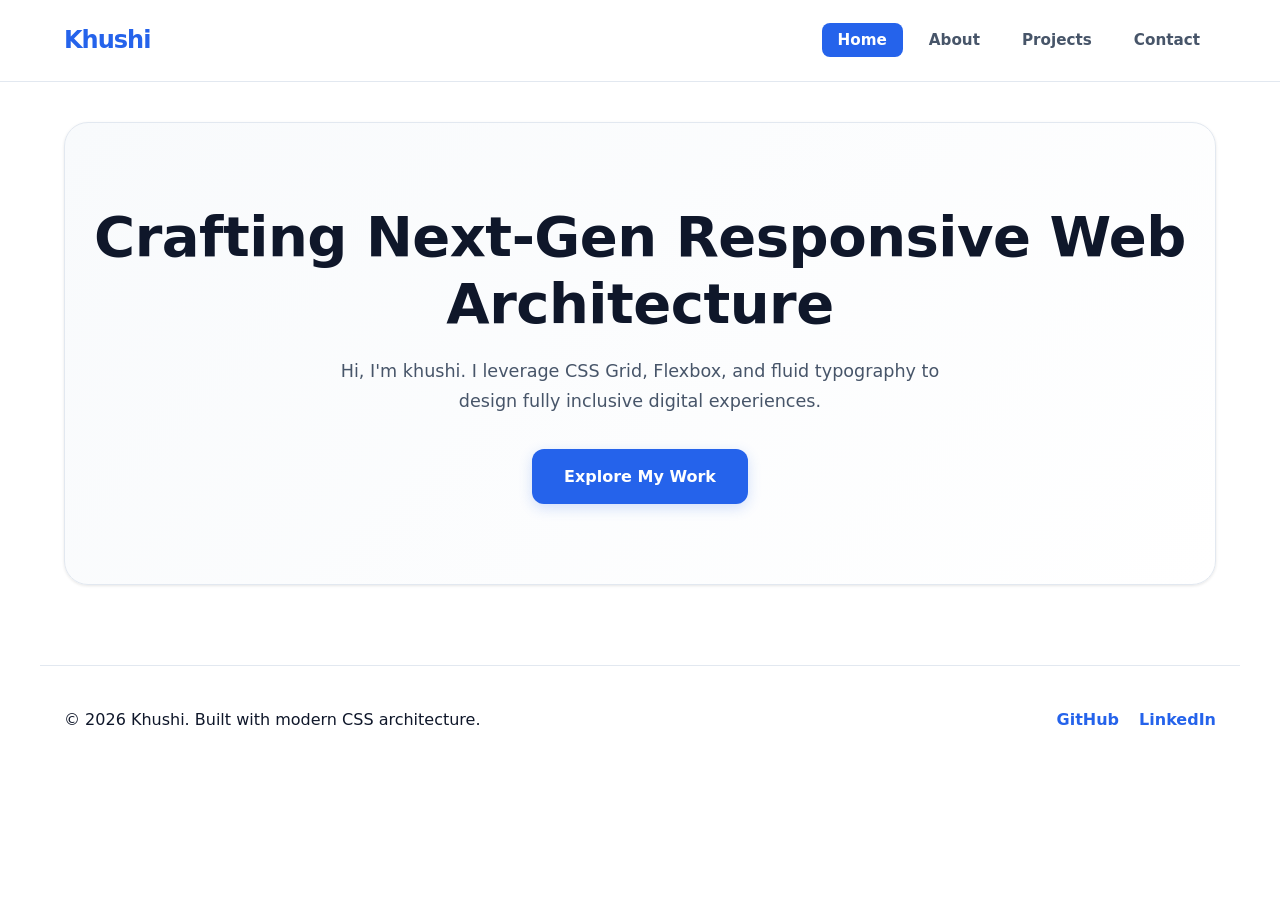
<file: index.html>
<!DOCTYPE html>
<html lang="en">
<head>
    <meta charset="UTF-8">
    <meta name="viewport" content="width=device-width, initial-scale=1.0">
    <title>Khushi | Advanced Portfolio</title>
    <meta name="description" content="Frontend Developer specializing in responsive systems, advanced layouts, and accessible web architecture.">
    <meta name="robots" content="index, follow">
    <link rel="stylesheet" href="css/style.css">
</head>
<body>

    <a href="#main-content" class="skip-link">Skip to main content</a>

    <header>
        <div class="logo">Khushi</div>
        <nav aria-label="Main Navigation">
            <ul>
                <li><a href="index.html" aria-current="page">Home</a></li>
                <li><a href="about.html">About</a></li>
                <li><a href="projects.html">Projects</a></li>
                <li><a href="contact.html">Contact</a></li>
            </ul>
        </nav>
    </header>

    <main id="main-content">
        <section class="hero" aria-labelledby="hero-heading">
            <h1 id="hero-heading">Crafting Next-Gen Responsive Web Architecture</h1>
            <p>Hi, I'm khushi. I leverage CSS Grid, Flexbox, and fluid typography to design fully inclusive digital experiences.</p>
            <a href="projects.html" class="btn">Explore My Work</a>
        </section>
    </main>

    <footer>
        <p>&copy; 2026 Khushi. Built with modern CSS architecture.</p>
        <ul aria-label="Social Profiles">
            <li><a href="#" aria-label="GitHub Profile">GitHub</a></li>
            <li><a href="#" aria-label="LinkedIn Profile">LinkedIn</a></li>
        </ul>
    </footer>

</body>
</html>
</file>
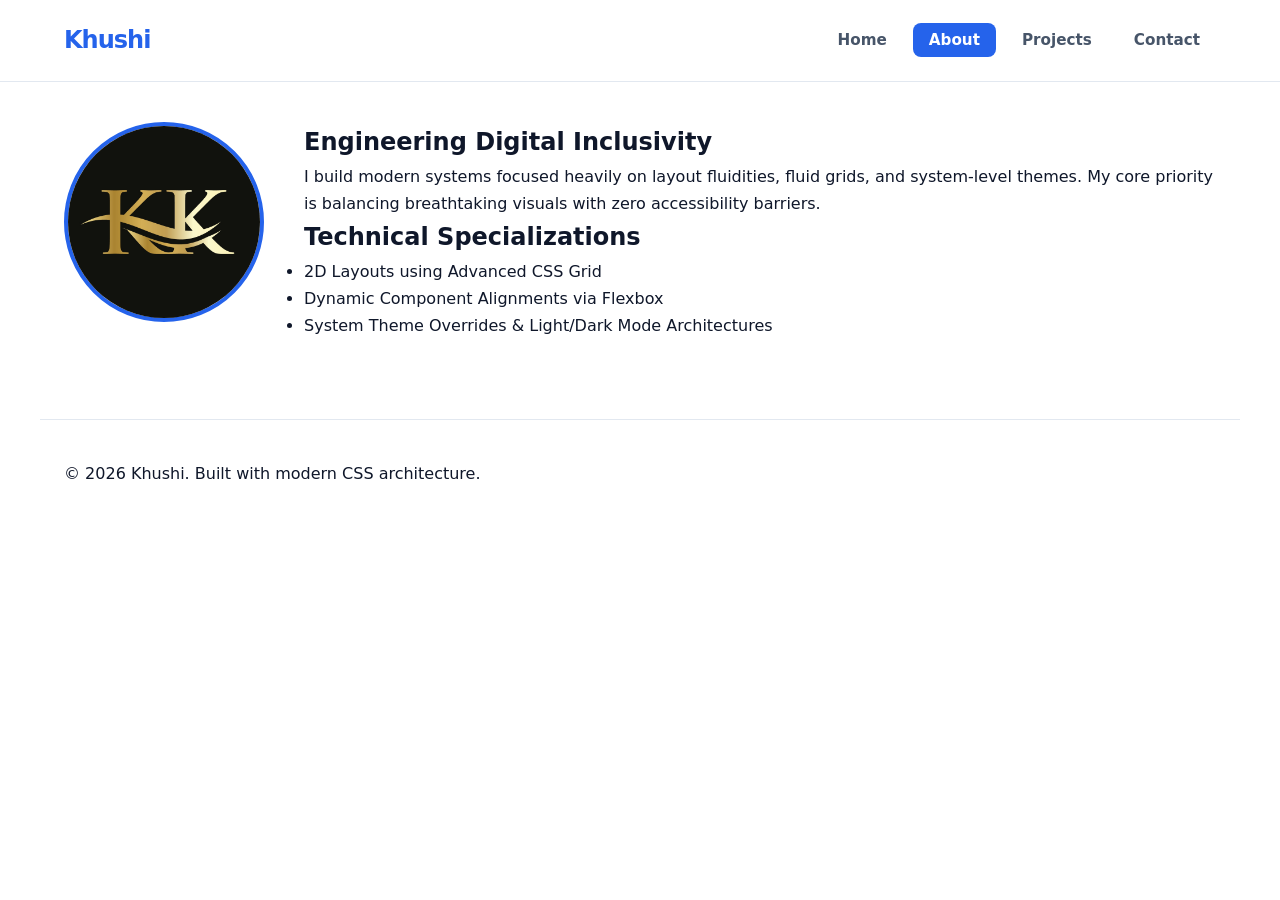
<file: about.html>
<!DOCTYPE html>
<html lang="en">
<head>
    <meta charset="UTF-8">
    <meta name="viewport" content="width=device-width, initial-scale=1.0">
    <title>About | Khushi</title>
    <meta name="description" content="Deep dive into khushi's tech stack, specializing in WCAG and performance engineering.">
    <link rel="stylesheet" href="css/style.css">
</head>
<body>

    <a href="#main-content" class="skip-link">Skip to main content</a>

    <header>
        <div class="logo">Khushi</div>
        <nav aria-label="Main Navigation">
            <ul>
                <li><a href="index.html">Home</a></li>
                <li><a href="about.html" aria-current="page">About</a></li>
                <li><a href="projects.html">Projects</a></li>
                <li><a href="contact.html">Contact</a></li>
            </ul>
        </nav>
    </header>

    <main id="main-content">
        <section class="about-container" aria-labelledby="about-heading">
            
            <div class="about-image">
                <img src="profile.jpg" alt="Professional portrait of khushi, Frontend Engineer">
            </div>

            <div class="about-text">
                <h1 id="about-heading">Engineering Digital Inclusivity</h1>
                <p>I build modern systems focused heavily on layout fluidities, fluid grids, and system-level themes. My core priority is balancing breathtaking visuals with zero accessibility barriers.</p>
                
                <h2>Technical Specializations</h2>
                <ul class="skills-list">
                    <li>2D Layouts using Advanced CSS Grid</li>
                    <li>Dynamic Component Alignments via Flexbox</li>
                    <li>System Theme Overrides & Light/Dark Mode Architectures</li>
                </ul>
            </div>

        </section>
    </main>

    <footer>
        <p>&copy; 2026 Khushi. Built with modern CSS architecture.</p>
    </footer>

</body>
</html>
</file>
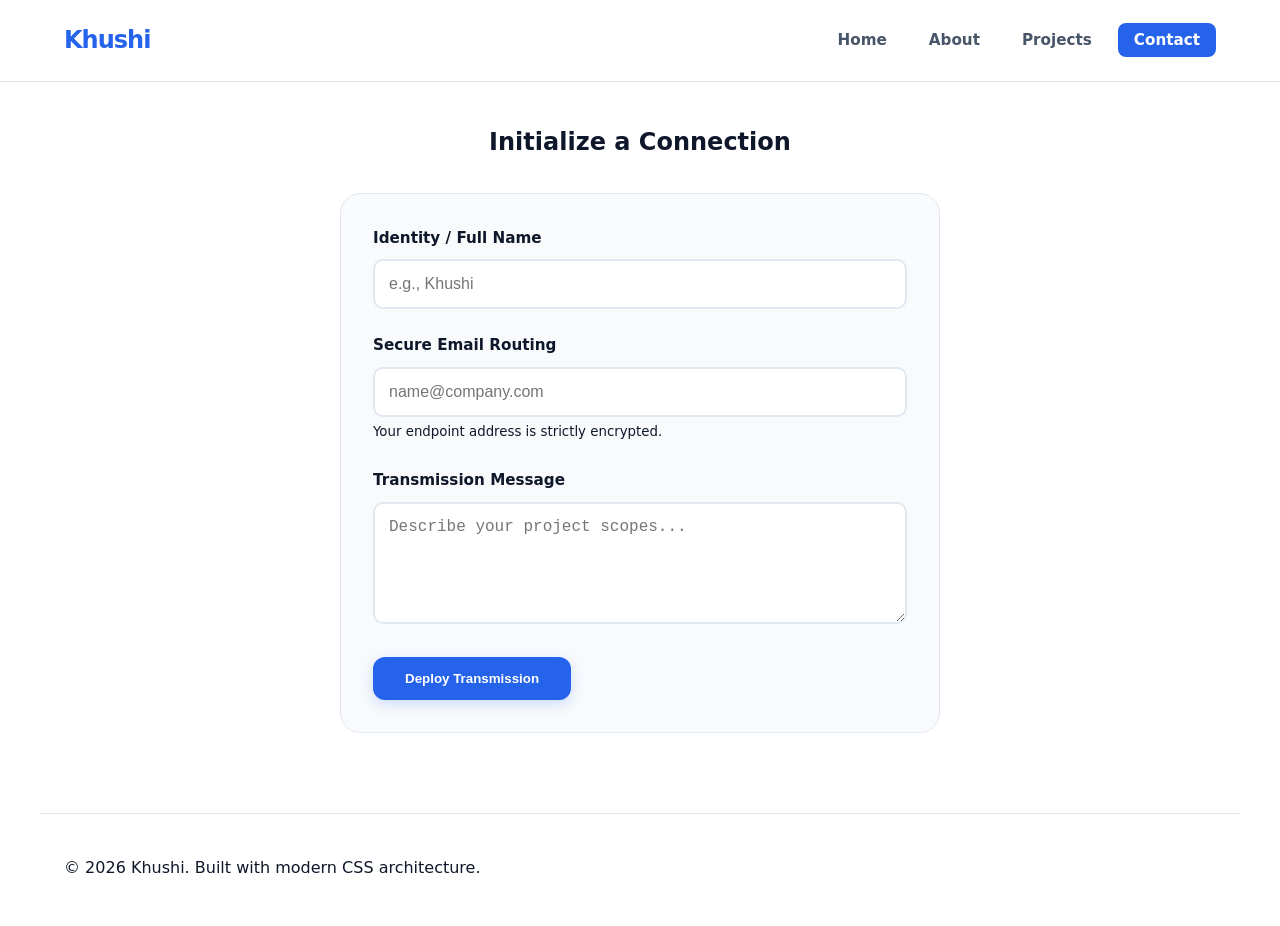
<file: contact.html>
<!DOCTYPE html>
<html lang="en">
<head>
    <meta charset="UTF-8">
    <meta name="viewport" content="width=device-width, initial-scale=1.0">
    <title>Contact | Khushi</title>
    <meta name="description" content="Connect securely via our fully accessible and theme-responsive interface.">
    <link rel="stylesheet" href="css/style.css">
</head>
<body>

    <a href="#main-content" class="skip-link">Skip to main content</a>

    <header>
        <div class="logo">Khushi</div>
        <nav aria-label="Main Navigation">
            <ul>
                <li><a href="index.html">Home</a></li>
                <li><a href="about.html">About</a></li>
                <li><a href="projects.html">Projects</a></li>
                <li><a href="contact.html" aria-current="page">Contact</a></li>
            </ul>
        </nav>
    </header>

    <main id="main-content">
        <section aria-labelledby="contact-heading">
            <h1 id="contact-heading" style="text-align: center; margin-bottom: 30px;">Initialize a Connection</h1>
            
            <form action="#" method="POST" class="accessible-form">
                <div class="form-group">
                    <label for="name">Identity / Full Name</label>
                    <input type="text" id="name" name="name" required aria-required="true" placeholder="e.g., Khushi">
                </div>

                <div class="form-group">
                    <label for="email">Secure Email Routing</label>
                    <input type="email" id="email" name="email" required aria-required="true" aria-describedby="email-help" placeholder="name@company.com">
                    <small id="email-help">Your endpoint address is strictly encrypted.</small>
                </div>

                <div class="form-group">
                    <label for="message">Transmission Message</label>
                    <textarea id="message" name="message" rows="5" required placeholder="Describe your project scopes..."></textarea>
                </div>

                <button type="submit">Deploy Transmission</button>
            </form>
        </section>
    </main>

    <footer>
        <p>&copy; 2026 Khushi. Built with modern CSS architecture.</p>
    </footer>

</body>
</html>
</file>
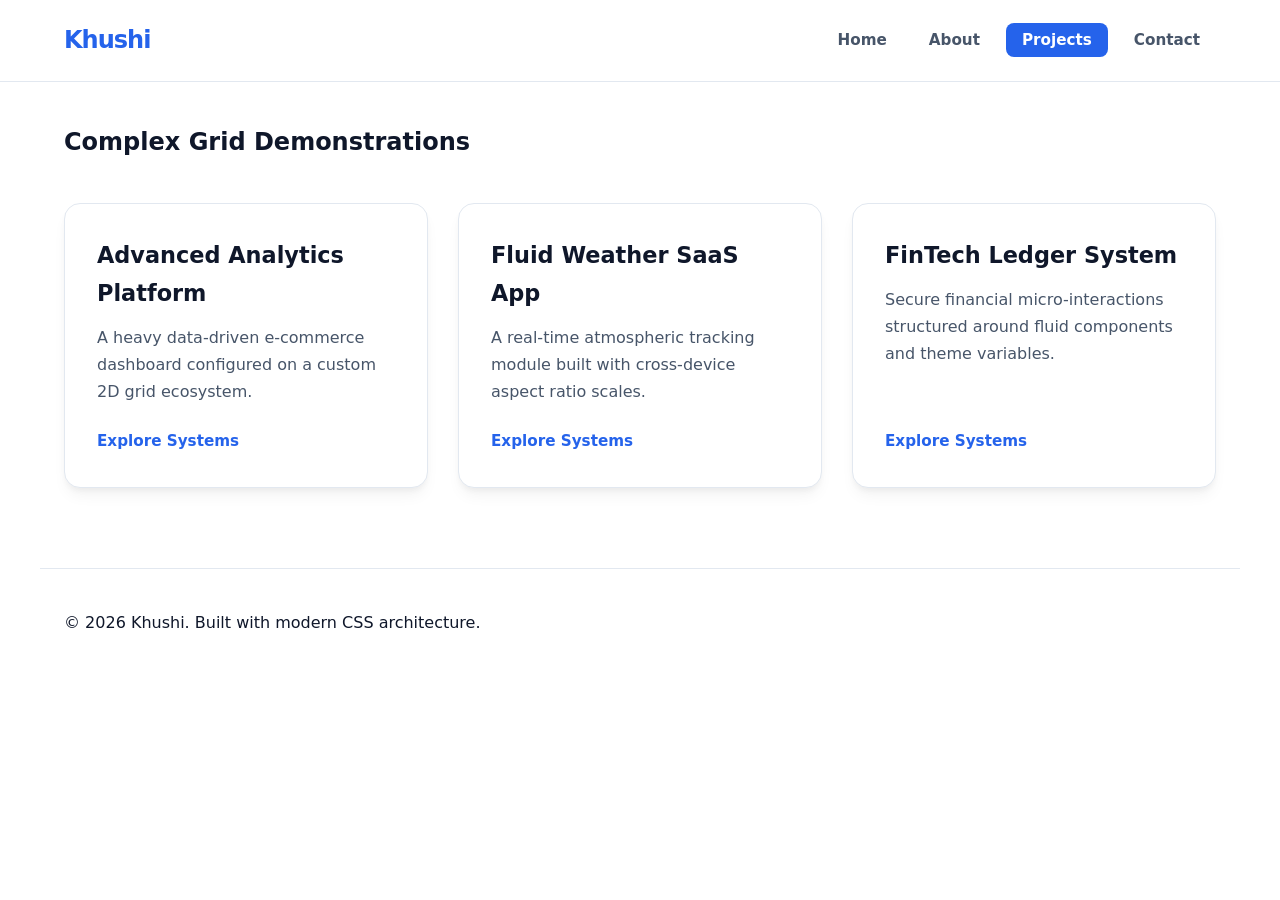
<file: projects.html>
<!DOCTYPE html>
<html lang="en">
<head>
    <meta charset="UTF-8">
    <meta name="viewport" content="width=device-width, initial-scale=1.0">
    <title>Works | Khushi</title>
    <meta name="description" content="Explore fluid 3-column dashboard and grid applications designed by Khushi.">
    <link rel="stylesheet" href="css/style.css">
</head>
<body>

    <a href="#main-content" class="skip-link">Skip to main content</a>

    <header>
        <div class="logo">Khushi</div>
        <nav aria-label="Main Navigation">
            <ul>
                <li><a href="index.html">Home</a></li>
                <li><a href="about.html">About</a></li>
                <li><a href="projects.html" aria-current="page">Projects</a></li>
                <li><a href="contact.html">Contact</a></li>
            </ul>
        </nav>
    </header>

    <main id="main-content">
        <section aria-labelledby="projects-heading">
            <h1 id="projects-heading">Complex Grid Demonstrations</h1>
            
            <div class="projects-grid">
                
                <article class="project-card">
                    <h2>Advanced Analytics Platform</h2>
                    <p>A heavy data-driven e-commerce dashboard configured on a custom 2D grid ecosystem.</p>
                    <a href="#" aria-label="View Analytics Platform project details">Explore Systems</a>
                </article>

                <article class="project-card">
                    <h2>Fluid Weather SaaS App</h2>
                    <p>A real-time atmospheric tracking module built with cross-device aspect ratio scales.</p>
                    <a href="#" aria-label="View Weather SaaS App project details">Explore Systems</a>
                </article>

                <article class="project-card">
                    <h2>FinTech Ledger System</h2>
                    <p>Secure financial micro-interactions structured around fluid components and theme variables.</p>
                    <a href="#" aria-label="View FinTech Ledger project details">Explore Systems</a>
                </article>

            </div>
        </section>
    </main>

    <footer>
        <p>&copy; 2026 Khushi. Built with modern CSS architecture.</p>
    </footer>

</body>
</html>
</file>
<file: css/style.css>
/* ==========================================================================
   1. MODERN CSS VARIABLES (DYNAMIC THEMES & RESPONSIVE ARCHITECTURE)
   ========================================================================== */
:root {
    /* --- Light Mode Colors (Default) --- */
    --bg-main: #ffffff;
    --bg-surface: #f8fafc;
    --bg-card: #ffffff;
    --text-main: #0f172a;       /* High contrast Slate 900 */
    --text-muted: #475569;      /* Slate 600 */
    --primary: #2563eb;         /* Vibrant Royal Blue */
    --primary-hover: #1d4ed8;
    --border: #e2e8f0;
    --shadow-sm: 0 1px 3px rgba(0,0,0,0.1);
    --shadow-md: 0 10px 15px -3px rgba(0,0,0,0.05), 0 4px 6px -2px rgba(0,0,0,0.05);
    --transition: all 0.3s cubic-bezier(0.4, 0, 0.2, 1);
}

/* --- Dark Mode Theme (Automatic via System Preferences or Toggle ready) --- */
@media (prefers-color-scheme: dark) {
    :root {
        --bg-main: #0f172a;     /* Deep Slate Dark */
        --bg-surface: #1e293b;
        --bg-card: #1e293b;
        --text-main: #f8fafc;
        --text-muted: #94a3b8;
        --primary: #3b82f6;     /* Brighter Blue for Dark Mode */
        --primary-hover: #60a5fa;
        --border: #334155;
        --shadow-md: 0 10px 15px -3px rgba(0,0,0,0.3);
    }
}

/* ==========================================================================
   2. GLOBAL RESET & ACCESSIBILITY
   ========================================================================== */
*, *::before, *::after {
    box-sizing: border-box;
    margin: 0;
    padding: 0;
}

body {
    background-color: var(--bg-main);
    color: var(--text-main);
    font-family: 'Inter', system-ui, -apple-system, sans-serif;
    line-height: 1.7;
    transition: var(--transition);
}

/* Skip Link for Accessibility */
.skip-link {
    position: absolute;
    top: -100px;
    left: 20px;
    background: var(--primary);
    color: white;
    padding: 12px 24px;
    z-index: 100;
    text-decoration: none;
    border-radius: 8px;
    font-weight: 600;
    transition: top 0.2s ease;
}
.skip-link:focus { top: 20px; }

/* Focus outlines for Keyboard Nav (WCAG Guideline) */
*:focus-visible {
    outline: 3px solid var(--primary);
    outline-offset: 4px;
}

/* ==========================================================================
   3. MOBILE-FIRST NAVIGATION LAYOUT (FLEXBOX)
   ========================================================================== */
header {
    display: flex;
    flex-direction: column; /* Mobile first: elements stack vertically */
    gap: 15px;
    align-items: center;
    padding: 20px 5%;
    background-color: var(--bg-main);
    border-bottom: 1px solid var(--border);
    position: sticky;
    top: 0;
    z-index: 100;
    backdrop-filter: blur(8px); /* Modern glassmorphism effect */
}

header .logo {
    font-size: 1.5rem;
    font-weight: 800;
    color: var(--primary);
    letter-spacing: -1px;
}

nav ul {
    display: flex;
    list-style: none;
    gap: 10px;
    flex-wrap: wrap;
    justify-content: center;
}

nav a {
    color: var(--text-muted);
    text-decoration: none;
    font-weight: 600;
    font-size: 0.95rem;
    padding: 8px 16px;
    border-radius: 8px;
    transition: var(--transition);
}

nav a:hover {
    color: var(--primary);
    background: var(--bg-surface);
}

nav a[aria-current="page"] {
    background-color: var(--primary);
    color: white;
}

/* ==========================================================================
   4. CORE MAIN LAYOUT ARCHITECTURE
   ========================================================================== */
main {
    max-width: 1200px;
    margin: 40px auto;
    padding: 0 24px;
}

/* Hero Section Styling */
.hero {
    display: flex;
    flex-direction: column;
    justify-content: center;
    align-items: center;
    text-align: center;
    padding: 80px 24px;
    background: linear-gradient(135deg, var(--bg-surface) 0%, var(--bg-main) 100%);
    border: 1px solid var(--border);
    border-radius: 24px;
    box-shadow: var(--shadow-sm);
}

.hero h1 {
    font-size: 2.2rem;
    font-weight: 800;
    letter-spacing: -0.5px;
    margin-bottom: 20px;
    line-height: 1.2;
}

.hero p {
    color: var(--text-muted);
    font-size: 1.1rem;
    max-width: 600px;
    margin-bottom: 32px;
}

/* Button Component */
.btn, button {
    display: inline-block;
    background-color: var(--primary);
    color: white;
    font-weight: 600;
    padding: 14px 32px;
    border-radius: 12px;
    text-decoration: none;
    border: none;
    cursor: pointer;
    box-shadow: 0 4px 14px rgba(37, 99, 235, 0.2);
    transition: var(--transition);
}
.btn:hover, button:hover {
    background-color: var(--primary-hover);
    transform: translateY(-2px);
    box-shadow: 0 6px 20px rgba(37, 99, 235, 0.3);
}

/* ==========================================================================
   5. ADVANCED TWO-DIMENSIONAL CSS GRID (PROJECTS PAGE)
   ========================================================================== */
.projects-grid {
    display: grid;
    /* Mobile First: 1 Column */
    grid-template-columns: 1fr; 
    gap: 30px;
    margin-top: 40px;
}

.project-card {
    background-color: var(--bg-card);
    border: 1px solid var(--border);
    border-radius: 16px;
    padding: 32px;
    box-shadow: var(--shadow-md);
    transition: var(--transition);
    display: flex;
    flex-direction: column;
    justify-content: space-between;
}

.project-card:hover {
    transform: translateY(-8px);
    border-color: var(--primary);
    box-shadow: 0 20px 25px -5px rgba(0, 0, 0, 0.1), 0 10px 10px -5px rgba(0, 0, 0, 0.04);
}

.project-card h2 {
    font-size: 1.4rem;
    margin-bottom: 12px;
    color: var(--text-main);
}

.project-card p {
    color: var(--text-muted);
    font-size: 1rem;
    margin-bottom: 24px;
    flex-grow: 1;
}

.project-card a {
    color: var(--primary);
    text-decoration: none;
    font-weight: 700;
    font-size: 0.95rem;
    align-self: flex-start;
}
.project-card a:hover { text-decoration: underline; }

/* ==========================================================================
   6. RESPONSIVE ABOUT & FORM COMPONENT
   ========================================================================== */
.about-container {
    display: flex;
    flex-direction: column;
    gap: 40px;
    align-items: center;
}

.about-image img {
    width: 200px;
    height: 200px;
    object-fit: cover;
    border-radius: 50%;
    border: 4px solid var(--primary);
}

/* Forms (Contact Page) */
.accessible-form {
    background-color: var(--bg-surface);
    padding: 32px;
    border-radius: 20px;
    border: 1px solid var(--border);
    width: 100%;
    max-width: 600px;
    margin: 0 auto;
}

.form-group { margin-bottom: 24px; }
label { display: block; font-weight: 600; margin-bottom: 8px; font-size: 0.95rem; }
input, textarea {
    width: 100%;
    padding: 14px;
    background-color: var(--bg-main);
    color: var(--text-main);
    border: 2px solid var(--border);
    border-radius: 10px;
    font-size: 1rem;
    transition: var(--transition);
}
input:focus, textarea:focus {
    border-color: var(--primary);
    outline: none;
}

/* Footer (Localized Flexbox) */
footer {
    display: flex;
    flex-direction: column;
    align-items: center;
    gap: 15px;
    padding: 40px 24px;
    margin-top: 80px;
    border-top: 1px solid var(--border);
    background-color: var(--bg-surface);
    text-align: center;
}
footer ul { display: flex; list-style: none; gap: 20px; }
footer a { color: var(--primary); text-decoration: none; font-weight: 600; }

/* ==========================================================================
   7. MEDIA QUERIES (DESKTOP RESPONSIVE BREAKPOINTS)
   ========================================================================== */

/* Tablet & Smaller Desktop Screens (>= 768px) */
@media (min-width: 768px) {
    header {
        flex-direction: row; /* Horizontal navbar */
        justify-content: space-between;
    }
    
    .hero h1 { font-size: 3.5rem; } /* Bigger text on desktop */
    
    /* Grid transforms to 2 columns */
    .projects-grid {
        grid-template-columns: repeat(2, 1fr); 
    }
    
    .about-container {
        flex-direction: row;
        align-items: flex-start;
    }
    
    footer {
        flex-direction: row;
        justify-content: space-between;
        max-width: 1200px;
        margin: 80px auto 0 auto;
        background: transparent;
    }
}

/* Large Desktop Screens (>= 1024px) */
@media (min-width: 1024px) {
    /* Complex Grid Architecture for Desktop Projects */
    .projects-grid {
        grid-template-columns: repeat(3, 1fr);
    }
}
</file>
